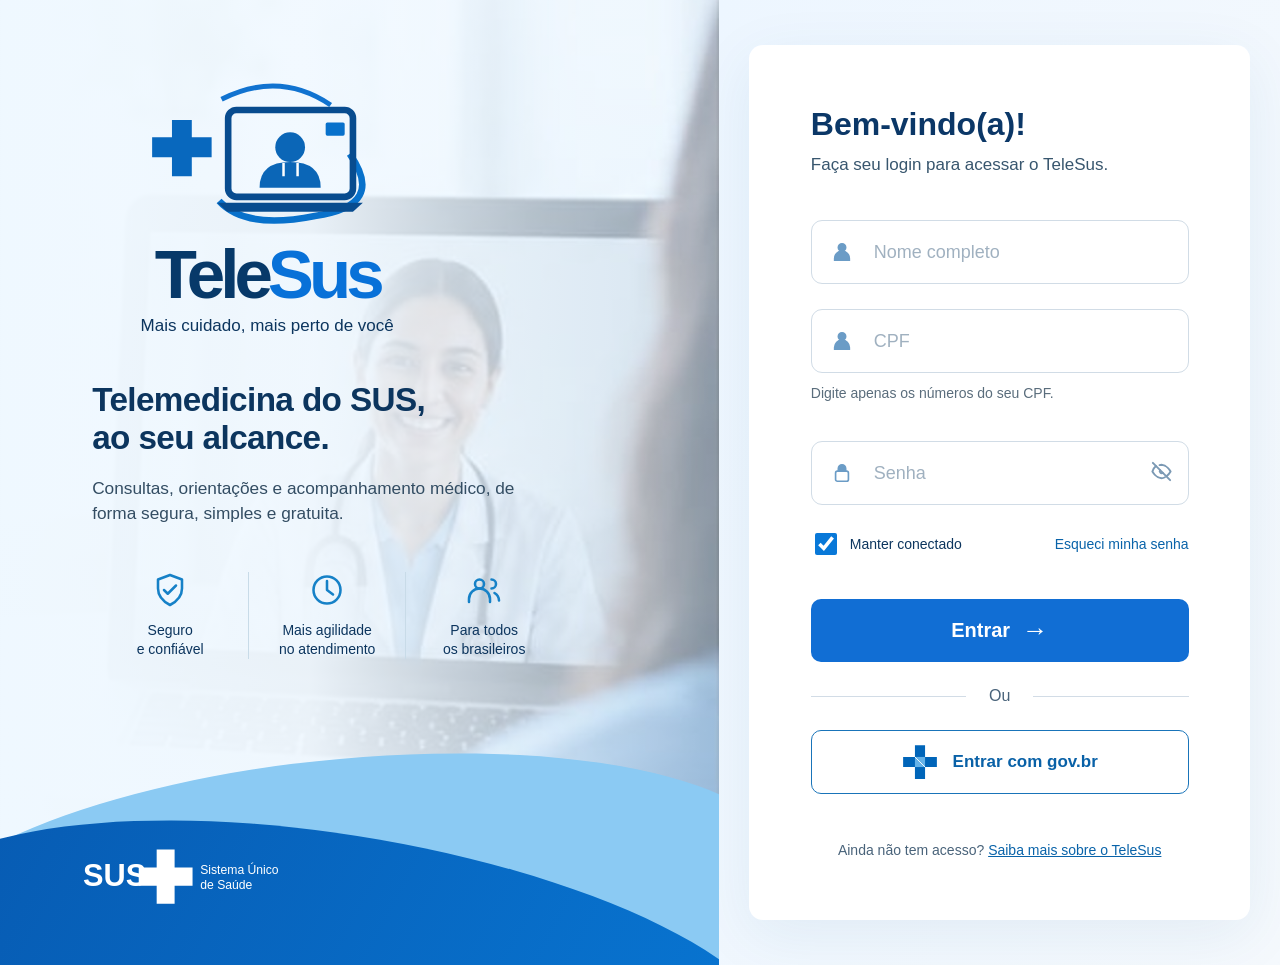
<file: index.html>
<!DOCTYPE html>
<html lang="pt-BR">
<head>
  <meta charset="UTF-8">
  <meta name="viewport" content="width=device-width, initial-scale=1.0">

  <title>TeleSus | Login</title>

  <link rel="stylesheet" href="TeleSus.css">
  <script src="TeleSus.js" defer></script>
</head>

<body>

  <main class="layout" id="telaLogin">

    <!-- APRESENTAÇÃO -->
    <section class="hero">

      <div class="hero-photo"></div>
      <div class="hero-wash"></div>

      <div class="hero-content">

        <div class="brand">
          <img
            class="brand-symbol"
            src="assets/telesus-symbol.svg"
            alt="Símbolo TeleSus"
          >

          <div class="brand-name">
            Tele<span>Sus</span>
          </div>

          <p class="brand-subtitle">
            Mais cuidado, mais perto de você
          </p>
        </div>

        <h1>
          Telemedicina do SUS,<br>
          ao seu alcance.
        </h1>

        <p class="intro">
          Consultas, orientações e acompanhamento
          médico, de forma segura, simples e gratuita.
        </p>

        <div class="benefits">

          <div>
            <svg viewBox="0 0 24 24">
              <path d="M12 2 20 5v6c0 5-3.4 8.6-8 11-4.6-2.4-8-6-8-11V5l8-3Z"/>
              <path d="m8 12 2.5 2.5L16 9"/>
            </svg>
            <span>Seguro<br>e confiável</span>
          </div>

          <div>
            <svg viewBox="0 0 24 24">
              <circle cx="12" cy="12" r="9"/>
              <path d="M12 6v6l4 3"/>
            </svg>
            <span>Mais agilidade<br>no atendimento</span>
          </div>

          <div>
            <svg viewBox="0 0 24 24">
              <circle cx="9" cy="8" r="3"/>
              <path d="M2 20v-2a7 7 0 0 1 14 0v2"/>
              <path d="M17 5a3 3 0 0 1 0 6m2 3a6 6 0 0 1 3 5"/>
            </svg>
            <span>Para todos<br>os brasileiros</span>
          </div>

        </div>
      </div>

      <div class="wave wave-light"></div>
      <div class="wave wave-blue"></div>

      <div class="sus-footer">
        <img
          src="assets/sus-mark.svg"
          alt="Sistema Único de Saúde"
        >
      </div>

    </section>

    <!-- LOGIN -->
    <section class="login-side">

      <div class="login-card">

        <h2>Bem-vindo(a)!</h2>

        <p class="login-subtitle">
          Faça seu login para acessar o TeleSus.
        </p>

        <form id="loginForm" novalidate>

            
<!-- NOME COMPLETO -->
<div class="field name-field">

  <span class="field-icon">
    <svg viewBox="0 0 24 24">
      <circle cx="12" cy="7" r="4"/>
      <path d="M4 21v-2a8 8 0 0 1 16 0v2Z"/>
    </svg>
  </span>

  <input
    type="text"
    id="nome"
    placeholder="Nome completo"
    autocomplete="name"
    maxlength="100"
    aria-label="Nome completo"
    required
  >

</div>


          <!-- CPF -->
          <div class="field">

            <span class="field-icon">
              <svg viewBox="0 0 24 24">
                <circle cx="12" cy="7" r="4"/>
                <path d="M4 21v-2a8 8 0 0 1 16 0v2Z"/>
              </svg>
            </span>

            <input
              type="text"
              id="cpf"
              placeholder="CPF"
              inputmode="numeric"
              autocomplete="username"
              maxlength="14"
              aria-label="CPF"
              required
            >

          </div>

          <p class="hint">
            Digite apenas os números do seu CPF.
          </p>

          <!-- SENHA -->
          <div class="field password-field">

            <span class="field-icon">
              <svg viewBox="0 0 24 24">
                <rect x="5" y="10" width="14" height="11" rx="2"/>
                <path d="M8 10V7a4 4 0 0 1 8 0v3"/>
              </svg>
            </span>

            <input
              type="password"
              id="senha"
              placeholder="Senha"
              autocomplete="current-password"
              aria-label="Senha"
              required
            >

            <button
              type="button"
              id="togglePassword"
              class="eye-button"
              aria-label="Mostrar senha"
            >
              <svg viewBox="0 0 24 24">
                <path d="M3 3 21 21"/>
                <path d="M10.6 10.6a2 2 0 0 0 2.8 2.8"/>
                <path d="M9.9 5.3A10.5 10.5 0 0 1 12 5c5.5 0 9.5 7 9.5 7a17 17 0 0 1-4 4.7"/>
                <path d="M6.2 6.2C3.9 8 2.5 12 2.5 12s4 7 9.5 7c1.3 0 2.5-.4 3.6-1"/>
              </svg>
            </button>

          </div>

          <!-- OPÇÕES -->
          <div class="form-options">

            <label class="remember">
              <input type="checkbox" id="remember" checked>
              <span>Manter conectado</span>
            </label>

            <button
              type="button"
              class="text-link"
              id="forgot"
            >
              Esqueci minha senha
            </button>

          </div>

          <p
            class="form-error"
            id="formError"
            role="alert"
          ></p>

          <button class="primary-button" type="submit">
            Entrar <span>→</span>
          </button>

        </form>

        <div class="separator">
          <span>Ou</span>
        </div>

        <!-- GOV.BR -->
        <button
          type="button"
          class="gov-button"
          id="govButton"
        >
          <img src="assets/sus-cross.svg" alt="">
          Entrar com gov.br
        </button>

        <p class="learn-more">
          Ainda não tem acesso?

          <button
            type="button"
            class="text-link"
            id="about"
          >
            Saiba mais sobre o TeleSus
          </button>
        </p>

      </div>

    </section>

  </main>

  <!-- PÁGINA INICIAL PROVISÓRIA -->
  <main id="telaInicial" class="dashboard" hidden>

    <header class="dashboard-header">

      <h2>TeleSus</h2>

      <button id="sairButton" class="logout-button">
        Sair
      </button>

    </header>

    <section class="dashboard-content">

      <h1>Bem-vindo ao TeleSus!</h1>

      <p>
        Seu acesso ao projeto foi realizado.
      </p>

      <div class="dashboard-card">
        <h3>Suas informações</h3>

        <p>
          <strong>CPF:</strong>
          <span id="cpfUsuario"></span>
        </p>
      </div>

      <div class="dashboard-card">
        <h3>Telemedicina</h3>

        <p>
          Em breve você poderá acessar agendamentos,
          pré-triagem, consultas e hospitais próximos.
        </p>
      </div>

    </section>

  </main>

  <!-- MODAL DE MENSAGENS -->
  <div class="modal-backdrop" id="modal" hidden>

    <div
      class="modal"
      role="dialog"
      aria-modal="true"
      aria-labelledby="modalTitle"
    >

      <button
        class="modal-close"
        id="modalClose"
        aria-label="Fechar"
      >
        ×
      </button>

      <div class="modal-icon">ℹ</div>

      <h3 id="modalTitle"></h3>

      <p id="modalText"></p>

      <button
        type="button"
        class="primary-button"
        id="modalOk"
      >
        Entendi
      </button>

    </div>

  </div>

</body>
</html>
</file>
<file: TeleSus.css>
/* CONFIGURAÇÕES GERAIS */

:root {
  font-family: Arial, Helvetica, sans-serif;
  color: #0c355e;
  background: #f2f8fe;
}

* {
  box-sizing: border-box;
}

body {
  margin: 0;
  min-height: 100vh;
}

button,
input {
  font: inherit;
}

button {
  cursor: pointer;
}

[hidden] {
  display: none !important;
}

/* ESTRUTURA PRINCIPAL */

.layout {
  display: grid;
  grid-template-columns: 56.2% 43.8%;
  min-height: 100vh;
}

/* LADO ESQUERDO */

.hero {
  position: relative;
  overflow: hidden;
  min-height: 850px;
  background: #e8f5ff;
}

.hero-photo {
  position: absolute;
  inset: 0;
  background-image: url("assets/telemedicina.jpg");
  background-size: cover;
  background-position: 55% center;
  opacity: 0.78;
}

.hero-wash {
  position: absolute;
  inset: 0;
  background: linear-gradient(
    90deg,
    rgba(239, 248, 255, 0.99) 0%,
    rgba(242, 249, 255, 0.94) 43%,
    rgba(239, 248, 255, 0.22) 100%
  );
}

.hero-content {
  position: relative;
  z-index: 2;
  padding: 8.4vh 0 190px clamp(48px, 7.2vw, 115px);
  max-width: 600px;
}

/* LOGOTIPO */

.brand {
  width: 350px;
  text-align: center;
  margin: 0 0 45px;
}

.brand-symbol {
  height: 160px;
  width: 240px;
  object-fit: contain;
}

.brand-name {
  font-size: clamp(54px, 5.4vw, 88px);
  font-weight: 800;
  letter-spacing: -5px;
  line-height: 1;
  color: #073969;
}

.brand-name span {
  color: #0871d8;
}

.brand-subtitle {
  font-size: 17px;
  margin-top: 7px;
}

/* TEXTO DE APRESENTAÇÃO */

.hero h1 {
  font-size: clamp(31px, 2.6vw, 43px);
  line-height: 1.16;
  letter-spacing: -0.6px;
  margin: 0 0 18px;
  font-weight: 750;
}

.intro {
  font-size: clamp(17px, 1.35vw, 21px);
  line-height: 1.45;
  max-width: 460px;
  margin: 0 0 46px;
  color: #334d63;
}

/* BENEFÍCIOS */

.benefits {
  display: flex;
  max-width: 470px;
  justify-content: space-between;
}

.benefits > div {
  flex: 1;
  text-align: center;
  font-size: 14px;
  line-height: 1.35;
  padding: 0 12px;
  border-right: 1px solid #c8dbe8;
}

.benefits > div:last-child {
  border: 0;
}

.benefits svg {
  display: block;
  width: 36px;
  height: 36px;
  margin: 0 auto 13px;
  fill: none;
  stroke: #1681c7;
  stroke-width: 1.7;
  stroke-linecap: round;
  stroke-linejoin: round;
}

/* ONDAS AZUIS */

.wave {
  position: absolute;
  bottom: -130px;
  left: -15%;
  width: 125%;
  height: 300px;
  border-radius: 48% 55% 0 0;
  transform: rotate(9deg);
}

.wave-light {
  background: #8bcaf3;
  bottom: -94px;
  transform: rotate(-7deg);
}

.wave-blue {
  background: linear-gradient(
    110deg,
    #0759b0,
    #0878d5
  );
  bottom: -170px;
  transform: rotate(8deg);
}

.sus-footer {
  position: absolute;
  bottom: 56px;
  left: 6.5vw;
  z-index: 2;
}

.sus-footer img {
  width: 205px;
}

/* LADO DIREITO */

.login-side {
  display: flex;
  align-items: center;
  justify-content: center;
  padding: 45px 30px;
  background: linear-gradient(
    110deg,
    #edf6ff,
    #f5f9fd
  );
}

.login-card {
  width: min(100%, 625px);
  padding: clamp(32px, 4.8vw, 72px);
  background: #fff;
  border-radius: 14px;
  box-shadow: 0 15px 60px rgba(31, 92, 143, 0.08);
}

.login-card h2 {
  font-size: clamp(30px, 2.5vw, 40px);
  margin: 0 0 12px;
  color: #0b3767;
}

.login-subtitle {
  font-size: clamp(17px, 1.3vw, 21px);
  color: #38566e;
  margin: 0 0 45px;
}

/* CAMPOS DO FORMULÁRIO */

.field {
  height: 64px;
  position: relative;
  display: flex;
  align-items: center;
  border: 1px solid #d1dce6;
  border-radius: 11px;
  background: white;
  transition: border 0.2s, box-shadow 0.2s;
}

.field:focus-within {
  border-color: #1879d3;
  box-shadow: 0 0 0 3px #1678d51c;
}

.field-icon {
  width: 60px;
  display: grid;
  place-items: center;
  flex-shrink: 0;
}

.field-icon svg {
  width: 22px;
  height: 22px;
  fill: #6b9cc6;
  stroke: #6b9cc6;
  stroke-width: 1.8;
}

.field-icon svg rect {
  fill: none;
}

.field input {
  width: 100%;
  height: 100%;
  border: 0;
  outline: 0;
  background: transparent;
  color: #183f66;
  font-size: 18px;
  min-width: 0;
}

.field input::placeholder {
  color: #a0b1c0;
}

.hint {
  font-size: 14px;
  color: #5a6d7c;
  margin: 12px 0 40px;
}

.password-field {
  margin-bottom: 25px;
}

/* BOTÃO MOSTRAR SENHA */

.eye-button {
  border: 0;
  background: transparent;
  padding: 12px 15px;
  color: #7b99b4;
}

.eye-button svg {
  width: 23px;
  height: 23px;
  fill: none;
  stroke: currentColor;
  stroke-width: 2;
  stroke-linecap: round;
  stroke-linejoin: round;
}

/* OPÇÕES DO LOGIN */

.form-options {
  display: flex;
  align-items: center;
  justify-content: space-between;
  gap: 12px;
  font-size: 14px;
}

.remember {
  display: flex;
  align-items: center;
  gap: 10px;
  cursor: pointer;
  white-space: nowrap;
}

.remember input {
  width: 22px;
  height: 22px;
  accent-color: #0878d8;
  cursor: pointer;
}

.text-link {
  border: 0;
  background: transparent;
  color: #0963a9;
  padding: 0;
  text-decoration: none;
  font-size: inherit;
}

.text-link:hover {
  text-decoration: underline;
}

.form-error {
  color: #bd2736;
  min-height: 20px;
  font-size: 13px;
  margin: 12px 0 9px;
}

/* BOTÃO ENTRAR */

.primary-button {
  width: 100%;
  height: 63px;
  background: #116ed4;
  border: 0;
  border-radius: 10px;
  color: white;
  font-weight: 700;
  font-size: 20px;
  display: flex;
  align-items: center;
  justify-content: center;
  gap: 12px;
  transition: background 0.2s, transform 0.2s;
}

.primary-button:hover {
  background: #095bb8;
}

.primary-button:active {
  transform: scale(0.99);
}

.primary-button span {
  font-size: 26px;
  font-weight: 400;
}

/* DIVISÓRIA */

.separator {
  display: flex;
  align-items: center;
  gap: 23px;
  margin: 25px 0;
  color: #49637a;
}

.separator::before,
.separator::after {
  content: "";
  height: 1px;
  background: #d2dce6;
  flex: 1;
}

/* BOTÃO GOV.BR */

.gov-button {
  height: 64px;
  width: 100%;
  border: 1.5px solid #1974b9;
  background: #fff;
  border-radius: 10px;
  color: #0961a7;
  font-size: 17px;
  font-weight: 600;
  display: flex;
  justify-content: center;
  align-items: center;
  gap: 15px;
}

.gov-button:hover {
  background: #f1f8ff;
}

.gov-button img {
  width: 36px;
  height: 36px;
}

.learn-more {
  font-size: 14px;
  text-align: center;
  margin: 48px 0 0;
  color: #49637a;
}

.learn-more .text-link {
  text-decoration: underline;
}

/* JANELA DE MENSAGENS */

.modal-backdrop {
  position: fixed;
  inset: 0;
  background: #0b2a48a6;
  z-index: 10;
  display: flex;
  align-items: center;
  justify-content: center;
  padding: 20px;
}

.modal {
  position: relative;
  background: #fff;
  border-radius: 17px;
  max-width: 420px;
  width: 100%;
  padding: 32px;
  text-align: center;
  box-shadow: 0 18px 60px #001b3b55;
}

.modal-icon {
  margin: auto;
  background: #e6f3ff;
  color: #116ed4;
  width: 56px;
  height: 56px;
  border-radius: 50%;
  display: grid;
  place-items: center;
  font-size: 32px;
  font-weight: 700;
}

.modal h3 {
  font-size: 24px;
  margin: 19px 0 10px;
}

.modal p {
  color: #48647c;
  line-height: 1.5;
  margin: 0 0 25px;
}

.modal .primary-button {
  height: 48px;
  font-size: 16px;
}

.modal-close {
  position: absolute;
  right: 17px;
  top: 10px;
  background: none;
  border: 0;
  color: #637a8f;
  font-size: 30px;
}

/* PÁGINA INICIAL */

.dashboard {
  min-height: 100vh;
  background: #f2f8fe;
}

.dashboard-header {
  background: #0869c8;
  color: white;
  padding: 22px 7%;
  display: flex;
  align-items: center;
  justify-content: space-between;
}

.dashboard-header h2 {
  margin: 0;
  font-size: 28px;
}

.logout-button {
  border: 1px solid white;
  border-radius: 8px;
  background: transparent;
  color: white;
  padding: 10px 25px;
}

.logout-button:hover {
  background: rgba(255, 255, 255, 0.15);
}

.dashboard-content {
  max-width: 1100px;
  margin: 50px auto;
  padding: 0 25px;
}

.dashboard-content h1 {
  color: #0b3767;
}

.dashboard-card {
  background: white;
  padding: 25px;
  margin-top: 25px;
  border-radius: 12px;
  box-shadow: 0 5px 20px rgba(31, 92, 143, 0.08);
}

.dashboard-card h3 {
  color: #0869c8;
}

/* RESPONSIVIDADE PARA TABLETS */

@media (max-width: 1050px) {

  .layout {
    grid-template-columns: 50% 50%;
  }

  .hero-content {
    padding-left: 35px;
  }

  .brand {
    width: 290px;
  }

  .brand-symbol {
    height: 130px;
  }

  .brand-name {
    font-size: 66px;
  }

  .benefits {
    max-width: 400px;
  }

  .login-side {
    padding: 25px;
  }

  .login-card {
    padding: 35px;
  }
}

/* RESPONSIVIDADE PARA CELULARES */

@media (max-width: 760px) {

  .layout {
    display: block;
  }

  .hero {
    min-height: 470px;
  }

  .hero-content {
    padding: 35px 24px 115px;
    max-width: 100%;
  }

  .brand {
    margin: 0 0 22px;
    width: 220px;
  }

  .brand-symbol {
    height: 83px;
    width: 140px;
  }

  .brand-name {
    font-size: 49px;
    letter-spacing: -3px;
  }

  .brand-subtitle {
    font-size: 12px;
  }

  .hero h1 {
    font-size: 29px;
  }

  .intro {
    font-size: 16px;
    max-width: 330px;
    margin-bottom: 24px;
  }

  .benefits {
    max-width: 380px;
  }

  .benefits > div {
    font-size: 11px;
    padding: 0 5px;
  }

  .benefits svg {
    width: 25px;
    height: 25px;
    margin-bottom: 5px;
  }

  .wave {
    height: 140px;
    bottom: -75px;
  }

  .wave-light {
    bottom: -45px;
  }

  .sus-footer {
    bottom: 18px;
    left: 25px;
  }

  .sus-footer img {
    width: 115px;
  }

  .login-side {
    padding: 24px 16px 40px;
  }

  .login-card {
    padding: 30px 24px;
  }

  .login-card h2 {
    font-size: 30px;
  }

  .login-subtitle {
    margin-bottom: 30px;
    font-size: 16px;
  }

  .hint {
    margin-bottom: 25px;
  }

  .learn-more {
    margin-top: 32px;
  }

  .dashboard-content {
    margin-top: 25px;
  }
}

@media (max-width: 390px) {

  .form-options {
    font-size: 12px;
  }

  .login-card {
    padding: 24px 16px;
  }

  .hero {
    min-height: 490px;
  }
}
/* CAMPO NOME COMPLETO */

.name-field {
  margin-bottom: 25px;
}
</file>
